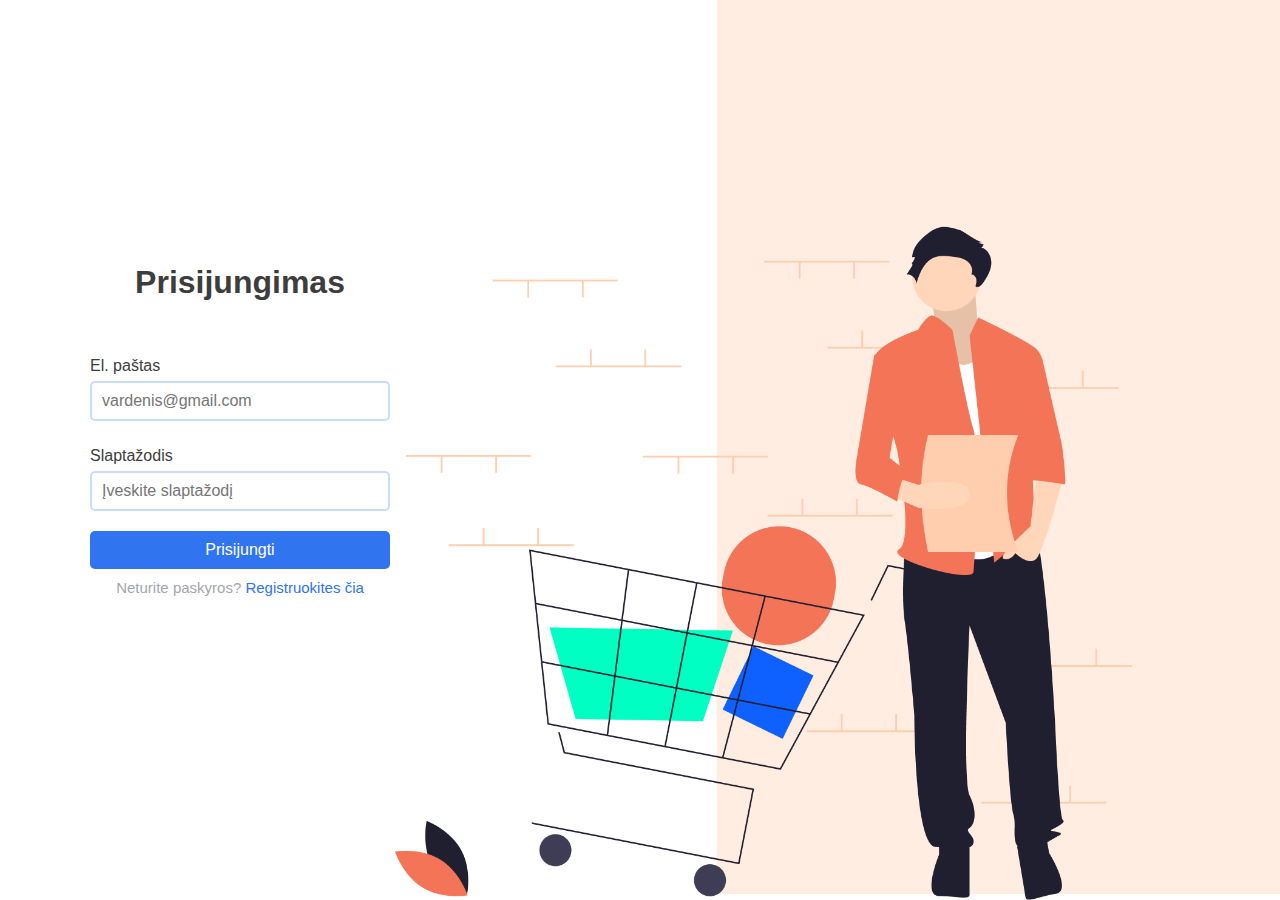
<file: sign-in/index.html>
<!DOCTYPE html>
<html lang="en">
  <head>
    <meta charset="UTF-8" />
    <meta name="viewport" content="width=device-width, initial-scale=1.0" />
    <link rel="stylesheet" href="/styles/general.css" />
    <link rel="stylesheet" href="styles/sign-up.css" />
    <title>Registracija</title>
  </head>
  <body>
    <div class="widthContainer">
      <form action="">
        <h1 class="headerName">Prisijungimas</h1>

        <label>
          El. paštas
          <input type="email" placeholder="vardenis@gmail.com" />
        </label>
        <label>
          Slaptažodis
          <input type="password" placeholder="Įveskite slaptažodį" />
        </label>

        <button>Prisijungti</button>

        <p>Neturite paskyros? <a href="/sign-up/">Registruokites čia</a></p>
      </form>
    </div>
  </body>
</html>
</file>
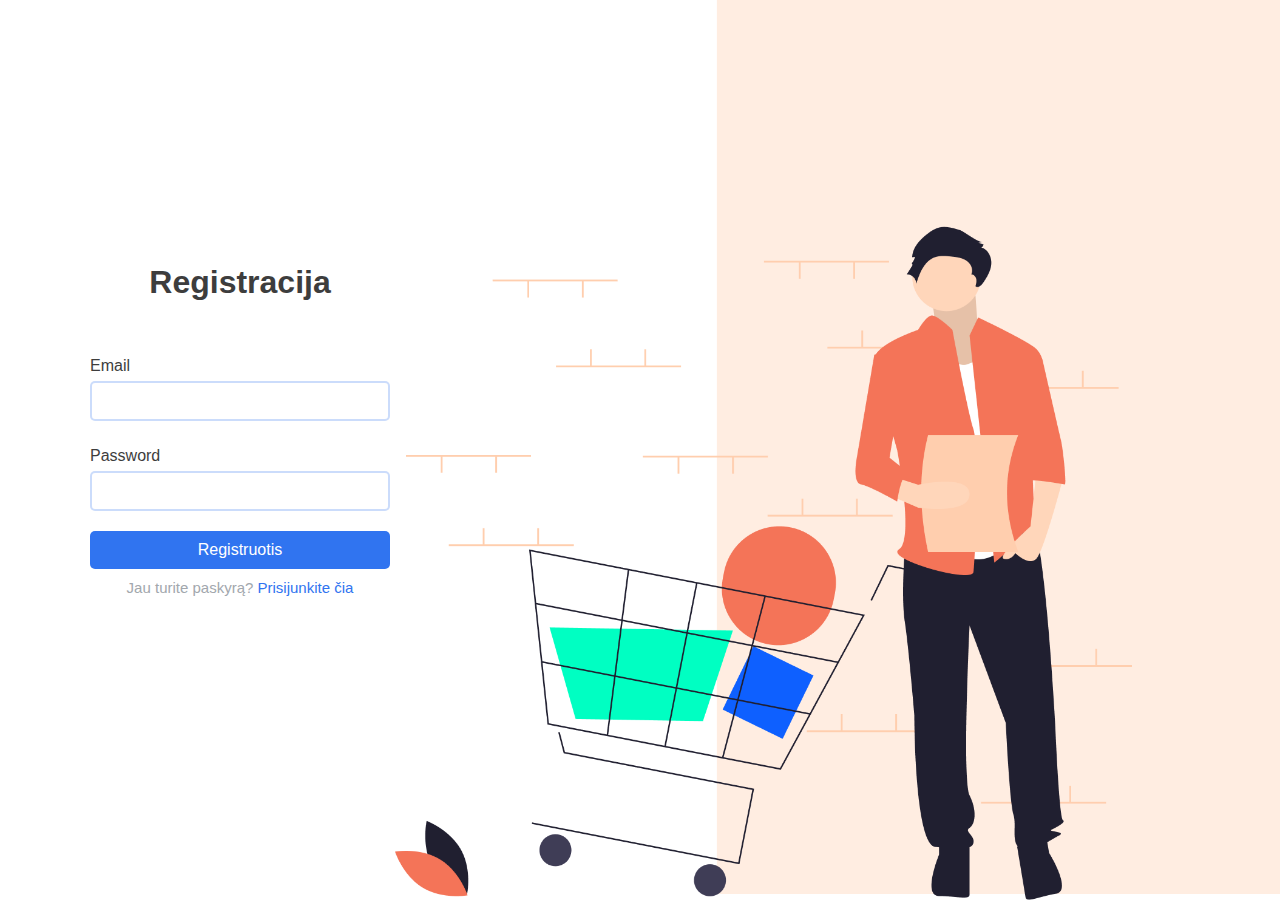
<file: sign-up/index.html>
<!DOCTYPE html>
<html lang="en">
  <head>
    <meta charset="UTF-8" />
    <meta name="viewport" content="width=device-width, initial-scale=1.0" />
    <link rel="stylesheet" href="/styles/general.css" />
    <link rel="stylesheet" href="styles/sign-up.css" />
    <title>Registracija</title>
  </head>
  <body>
    <div class="widthContainer">
      <form action="">
        <h1 class="headerName">Registracija</h1>

        <label>
          Email
          <input type="email" />
        </label>
        <label>
          Password
          <input type="password" />
        </label>

        <button>Registruotis</button>

        <p>Jau turite paskyrą? <a href="">Prisijunkite čia</a></p>
      </form>
    </div>
  </body>
</html>
</file>
<file: styles/general.css>
:root {
  --light-gray: #a2a7ad;
  --medium-gray: #3d3d3d;
  --dark-gray: #2c2e33;
  --dominance-color: #3074f0;
  --dominance2-color: #164bad;
}

*,
body {
  margin: 0;
  padding: 0;
  box-sizing: border-box;
  user-select: none;
}

.widthContainer {
  max-width: 1600px;
  margin: 0 auto;
  padding: 0 90px;
}

a {
  text-decoration: none;
  font-family: "Roboto", sans-serif;
}

h1,
h2,
h3,
h4,
h5,
h6 {
  font-family: "Roboto", sans-serif;
}

p {
  font-family: "Roboto", sans-serif;
}

span {
  font-family: "Roboto", sans-serif;
}

label {
  font-family: "Roboto", sans-serif;
}

input {
  font-family: "Roboto", sans-serif;
}

button {
  outline: none;
  border: none;
  cursor: pointer;
  font-family: "Roboto", sans-serif;
}

li {
  font-family: "Roboto", sans-serif;
  list-style: none;
}

input {
  border: 0;
  outline: none;
}
</file>
<file: sign-in/styles/sign-up.css>
body {
  background-image: url("/sign-up/assets/images/image.png");
  background-size: contain;
  background-repeat: no-repeat;
  background-position: right;

  .widthContainer {
    height: 100vh;
    display: flex;
    align-items: center;

    form {
      display: flex;
      justify-content: center;
      align-items: center;
      flex-direction: column;

      .headerName {
        margin-bottom: 50px;
        color: var(--medium-gray);
      }

      label {
        display: flex;
        flex-direction: column;
        margin-bottom: 20px;
        line-height: 30px;
        color: var(--medium-gray);

        input {
          border: 2px solid #3074f040;
          padding: 10px;
          border-radius: 5px;
          width: 300px;
          height: 40px;
          font-size: 16px;
        }
      }

      button {
        padding: 10px 40px;
        border-radius: 5px;
        width: 100%;
        font-size: 16px;
        background-color: var(--dominance-color);
        color: #fff;
        margin-bottom: 10px;
        transition: all 0.2s ease-in-out;
      }

      button:hover {
        background-color: var(--dominance2-color);
      }

      p {
        font-size: 15px;
        color: var(--light-gray);
        padding-bottom: 40px;

        a {
          color: var(--dominance-color);
          transition: all 0.2s ease-in-out;
        }

        a:hover {
          color: var(--dominance2-color);
        }
      }

      .orContainer {
        position: relative;
        margin-top: 40px;
        width: 100%;
        height: 2px;
        background-color: var(--light-gray);
        border-radius: 5px;

        span {
          position: absolute;
          top: 50%;
          left: 50%;
          transform: translate(-50%, -50%);
          background-color: white;
          padding: 30px;
          color: var(--light-gray);
        }
      }
    }
  }
}
</file>
<file: sign-up/styles/sign-up.css>
body {
  background-image: url("/sign-up/assets/images/image.png");
  background-size: contain;
  background-repeat: no-repeat;
  background-position: right;

  .widthContainer {
    height: 100vh;
    display: flex;
    align-items: center;

    form {
      display: flex;
      justify-content: center;
      align-items: center;
      flex-direction: column;

      .headerName {
        margin-bottom: 50px;
        color: var(--medium-gray);
      }

      label {
        display: flex;
        flex-direction: column;
        margin-bottom: 20px;
        line-height: 30px;
        color: var(--medium-gray);

        input {
          border: 2px solid #3074f040;
          padding: 10px;
          border-radius: 5px;
          width: 300px;
          height: 40px;
          font-size: 16px;
        }
      }

      button {
        padding: 10px 40px;
        border-radius: 5px;
        width: 100%;
        font-size: 16px;
        background-color: var(--dominance-color);
        color: #fff;
        margin-bottom: 10px;
        transition: all 0.2s ease-in-out;
      }

      button:hover {
        background-color: var(--dominance2-color);
      }

      p {
        font-size: 15px;
        color: var(--light-gray);
        padding-bottom: 40px;

        a {
          color: var(--dominance-color);
          transition: all 0.2s ease-in-out;
        }

        a:hover {
          color: var(--dominance2-color);
        }
      }

      .orContainer {
        position: relative;
        margin-top: 40px;
        width: 100%;
        height: 2px;
        background-color: var(--light-gray);
        border-radius: 5px;

        span {
          position: absolute;
          top: 50%;
          left: 50%;
          transform: translate(-50%, -50%);
          background-color: white;
          padding: 30px;
          color: var(--light-gray);
        }
      }
    }
  }
}
</file>
